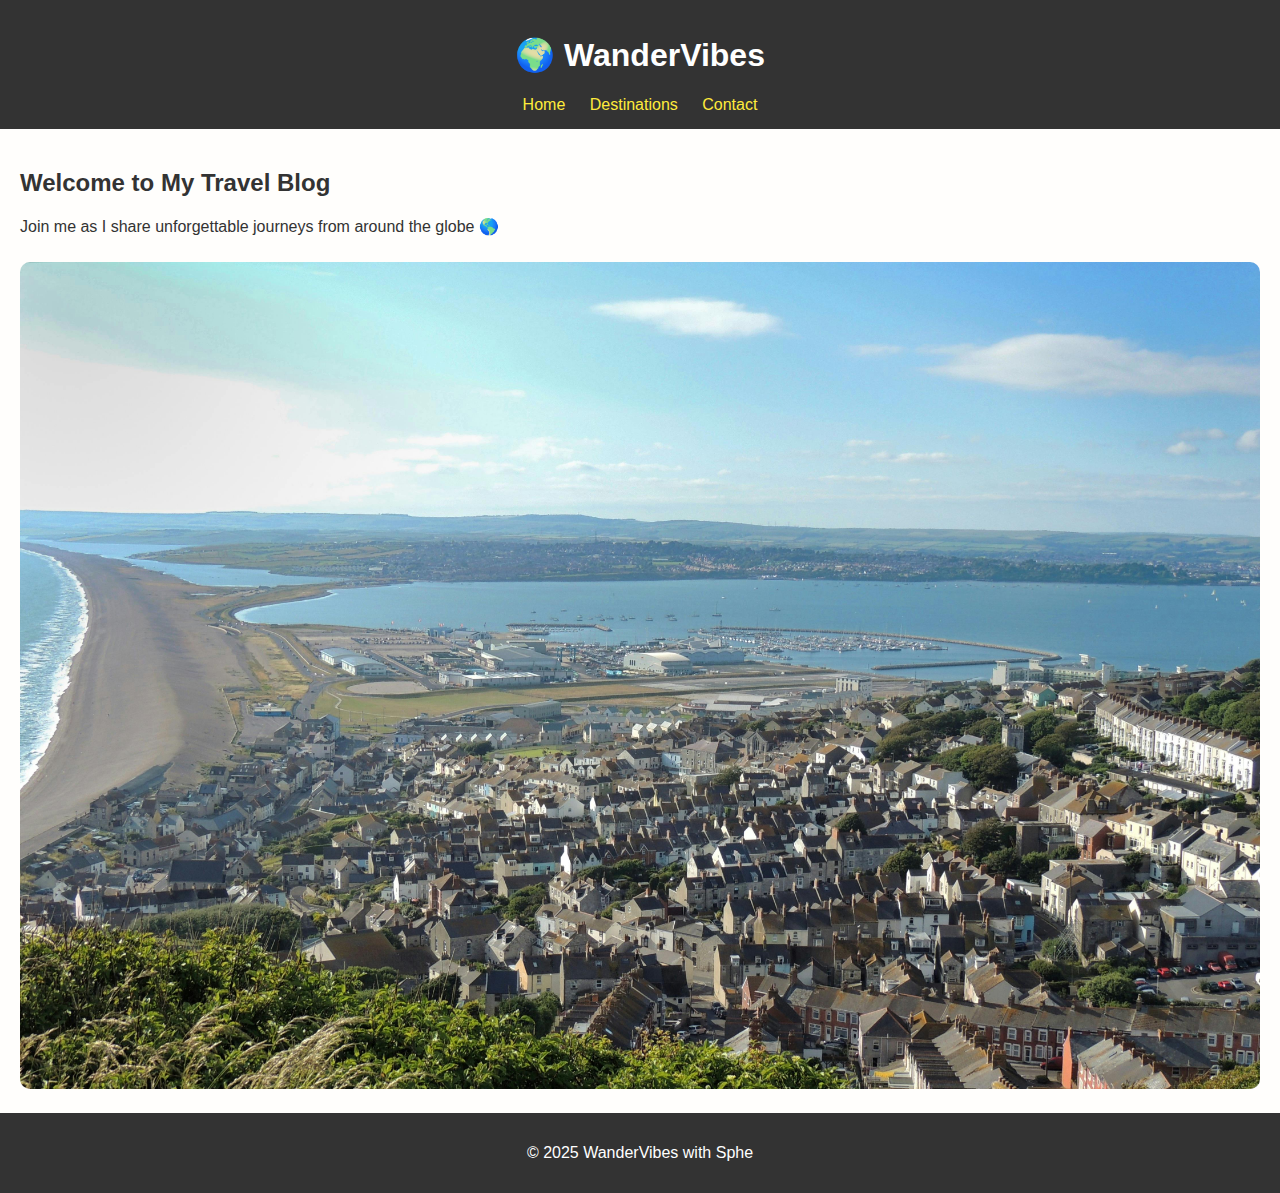
<file: index.html>
<!DOCTYPE html>
<html lang="en">
<head>
  <meta charset="UTF-8" />
  <title>WanderVibes | Travel Blog</title>
  <meta name="viewport" content="width=device-width, initial-scale=1.0" />
  <link rel="stylesheet" href="styles.css" />
</head>
<body>
  <header>
    <h1>🌍 WanderVibes</h1>
    <nav>
      <a href="index.html">Home</a>
      <a href="destinations.html">Destinations</a>
      <a href="contact.html">Contact</a>
    </nav>
  </header>

  <main>
    <section>
      <h2>Welcome to My Travel Blog</h2>
      <p>Join me as I share unforgettable journeys from around the globe 🌎</p>
      <img src="images/ctcoast.jpg" alt="Cape Town Coast" />
    </section>
  </main>

  <footer>
    <p>© 2025 WanderVibes with Sphe</p>
  </footer>
</body>
</html>
</file>
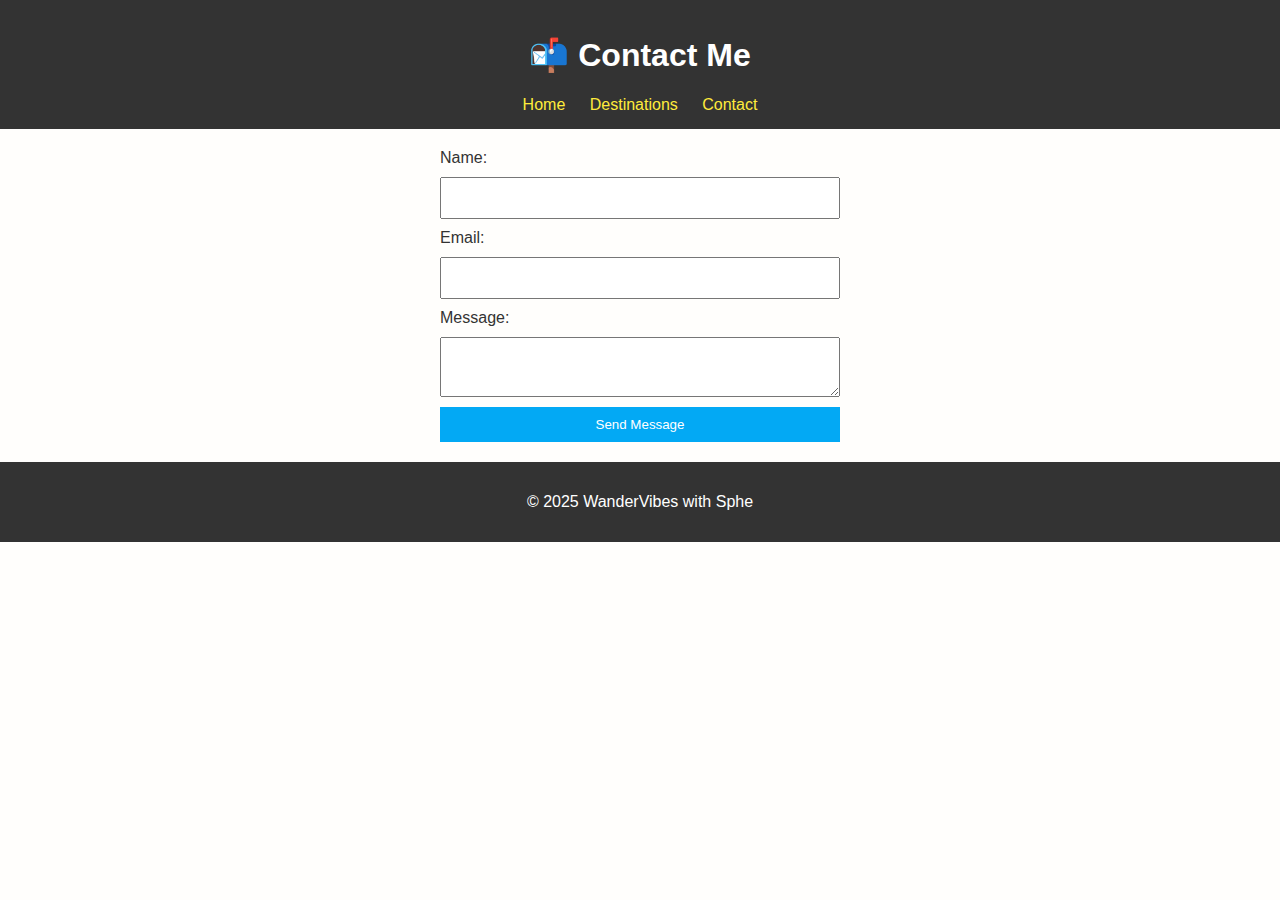
<file: contact.html>
<!DOCTYPE html>
<html lang="en">
<head>
  <meta charset="UTF-8" />
  <title>Contact | WanderVibes</title>
  <meta name="viewport" content="width=device-width, initial-scale=1.0" />
  <link rel="stylesheet" href="styles.css" />
</head>
<body>
  <header>
    <h1>📬 Contact Me</h1>
    <nav>
      <a href="index.html">Home</a>
      <a href="destinations.html">Destinations</a>
      <a href="contact.html">Contact</a>
    </nav>
  </header>

  <main>
    <form id="contactForm">
      <label for="name">Name:</label>
      <input type="text" id="name" required />

      <label for="email">Email:</label>
      <input type="email" id="email" required />

      <label for="message">Message:</label>
      <textarea id="message" required></textarea>

      <button type="submit">Send Message</button>
    </form>
  </main>

  <footer>
    <p>© 2025 WanderVibes with Sphe</p>
  </footer>

  <script src="script.js"></script>
</body>
</html>
</file>
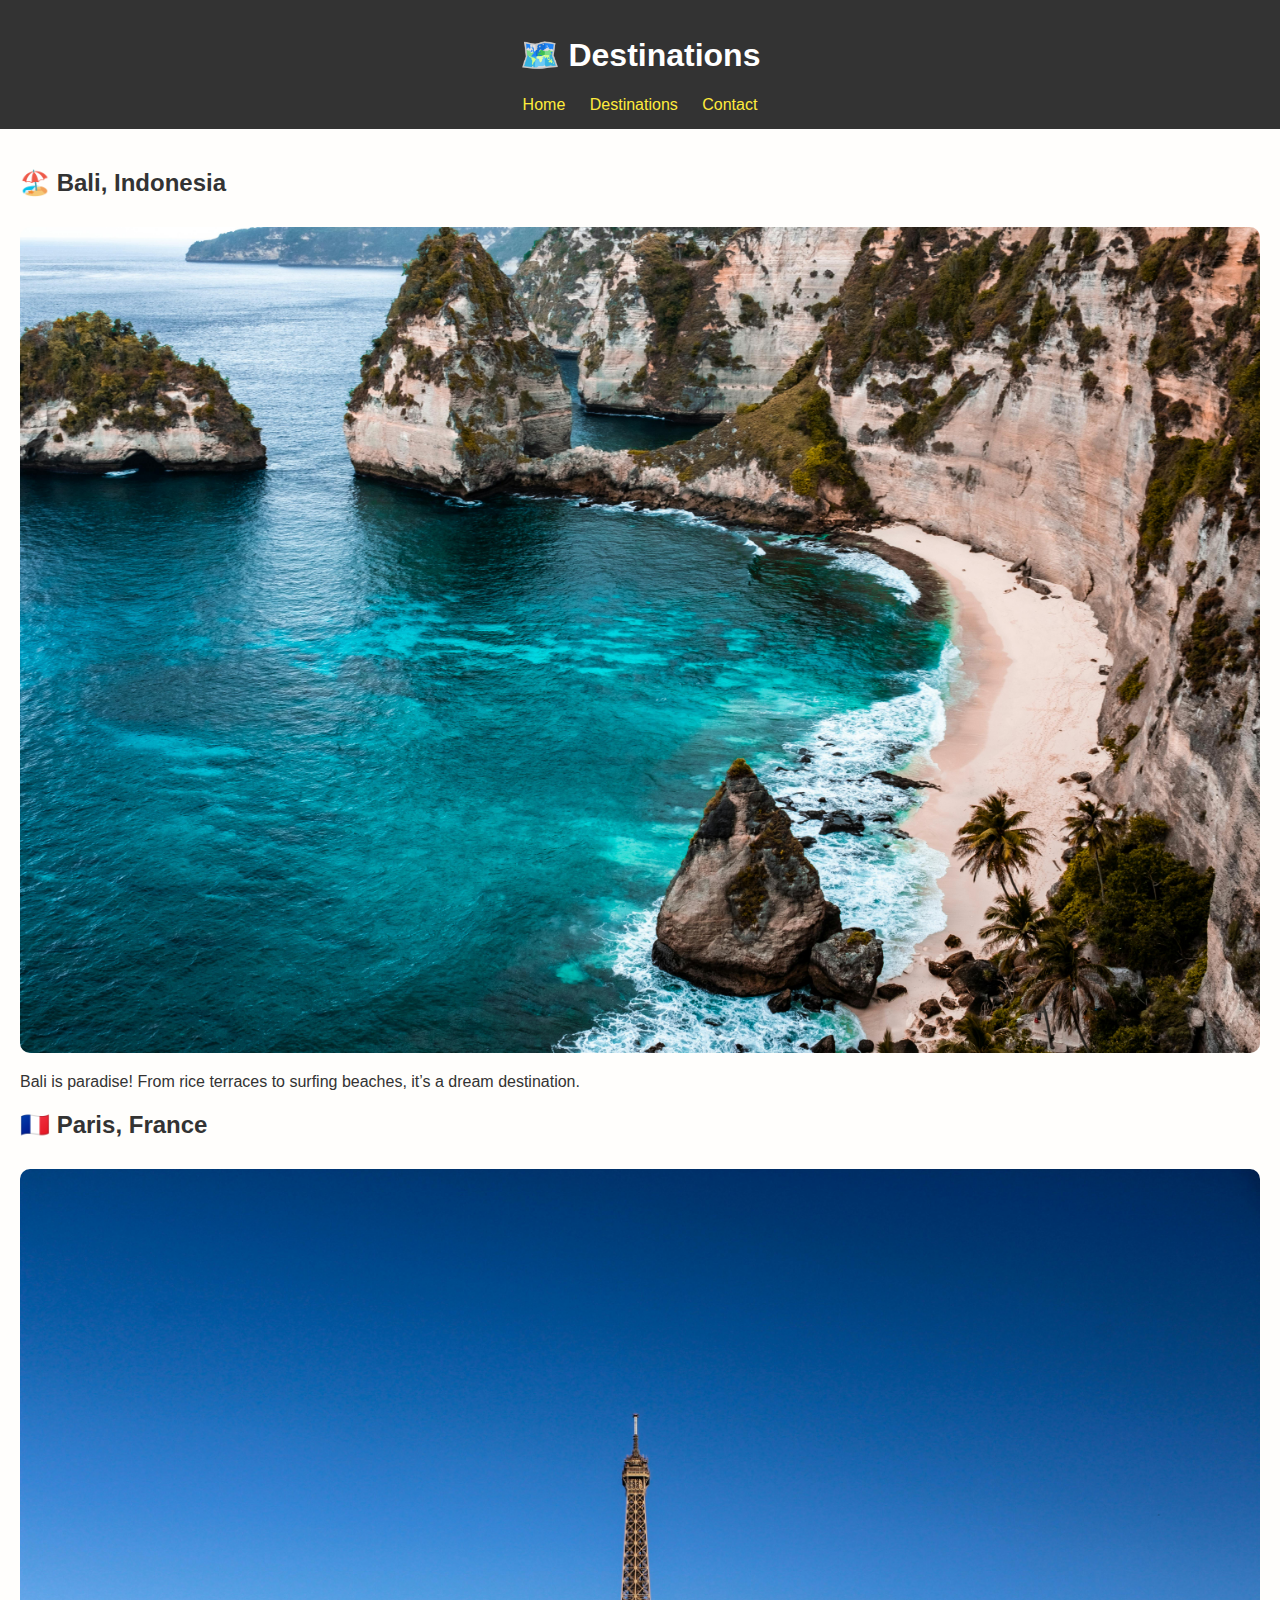
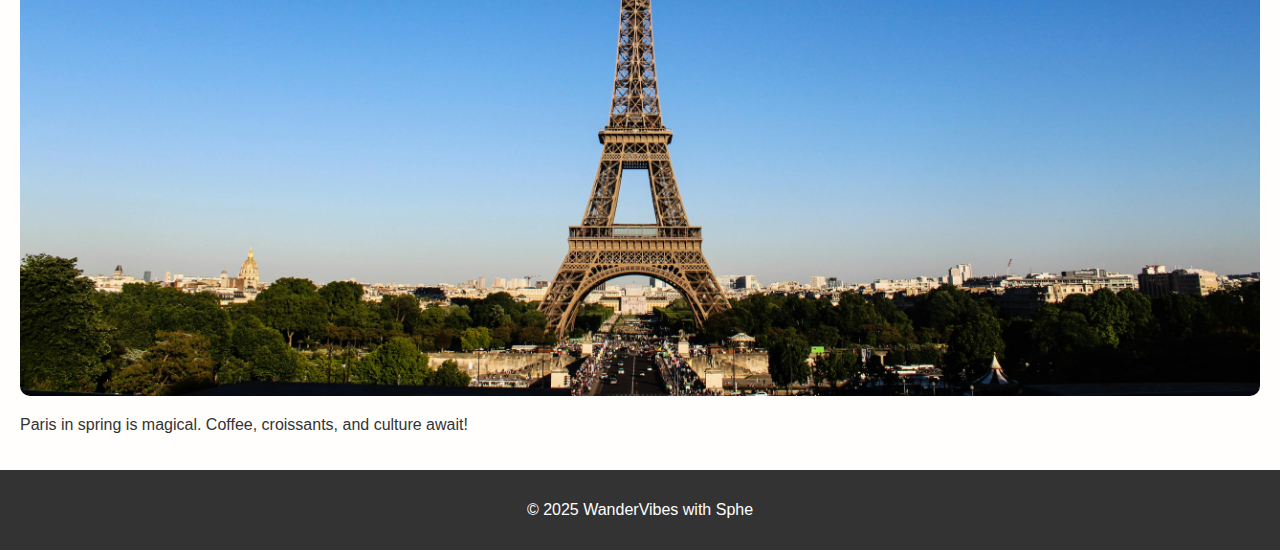
<file: destinations.html>
<!DOCTYPE html>
<html lang="en">
<head>
  <meta charset="UTF-8" />
  <title>Destinations | WanderVibes</title>
  <meta name="viewport" content="width=device-width, initial-scale=1.0" />
  <link rel="stylesheet" href="styles.css" />
</head>
<body>
  <header>
    <h1>🗺️ Destinations</h1>
    <nav>
      <a href="index.html">Home</a>
      <a href="destinations.html">Destinations</a>
      <a href="contact.html">Contact</a>
    </nav>
  </header>

  <main>
    <article>
      <h2>🏖️ Bali, Indonesia</h2>
      <img src="images/BaliBeach.jpg" alt="Bali Beach" />
      <p>Bali is paradise! From rice terraces to surfing beaches, it’s a dream destination.</p>
    </article>

    <article>
      <h2>🇫🇷 Paris, France</h2>
      <img src="images/tower.jpg" alt="Eiffel Tower" />
      <p>Paris in spring is magical. Coffee, croissants, and culture await!</p>
    </article>
  </main>

  <footer>
    <p>© 2025 WanderVibes with Sphe</p>
  </footer>
</body>
</html>
</file>
<file: styles.css>
body {
  font-family: 'Segoe UI', sans-serif;
  margin: 0;
  padding: 0;
  background: #fffefc;
  color: #333;
}

header, footer {
  background: #333;
  color: white;
  padding: 15px;
  text-align: center;
}

nav a {
  margin: 0 10px;
  color: #ffeb3b;
  text-decoration: none;
}

main {
  padding: 20px;
}

img {
  max-width: 100%;
  height: auto;
  border-radius: 10px;
  margin-top: 10px;
}

form {
  display: flex;
  flex-direction: column;
  max-width: 400px;
  margin: auto;
}

input, textarea {
  margin: 10px 0;
  padding: 10px;
  font-size: 1rem;
}

button {
  padding: 10px;
  background-color: #03a9f4;
  color: white;
  border: none;
  cursor: pointer;
}
</file>
